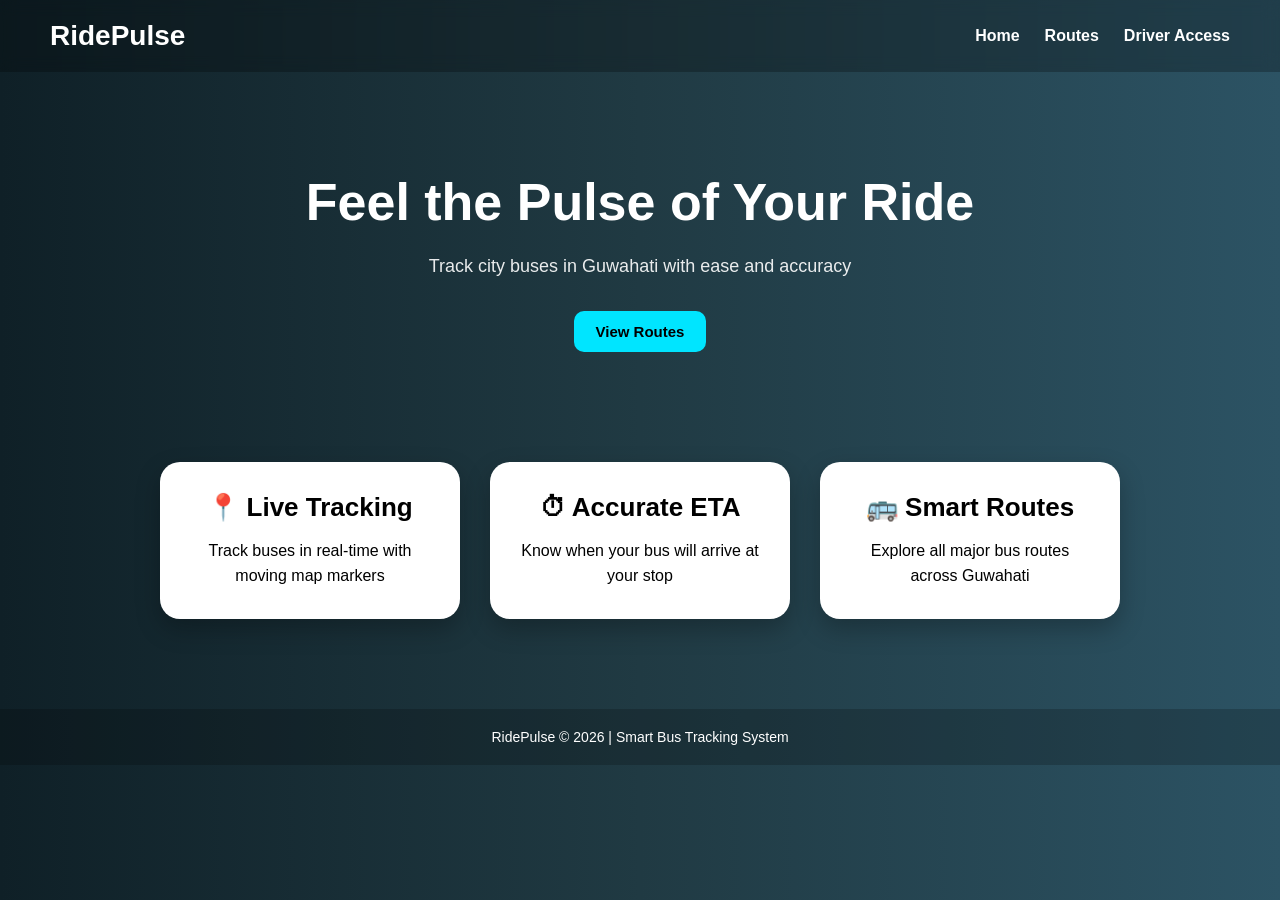
<file: index.html>
<!DOCTYPE html>
<html lang="en">
<head>
<meta charset="UTF-8">
<meta name="viewport" content="width=device-width, initial-scale=1.0">

<title>RidePulse</title>

<link rel="stylesheet" href="style.css">

</head>

<body>

<!-- NAVBAR -->
<nav>

    <h1>RidePulse</h1>

    <ul>

        <li>
            <a href="index.html">
                Home
            </a>
        </li>

        <li>
            <a href="routes.html">
                Routes
            </a>
        </li>

        <li>
            <a href="driver.html">
                Driver Access
            </a>
        </li>

    </ul>

</nav>

<!-- HERO SECTION -->
<section class="hero">
    <h2>Feel the Pulse of Your Ride</h2>
    <p>Track city buses in Guwahati with ease and accuracy</p>

    <div class="buttons">
        <button onclick="location.href='routes.html'">View Routes</button>
    </div>
</section>

<!-- FEATURES SECTION -->
<section class="features">

    <div class="card">
        <h3>📍 Live Tracking</h3>
        <p>Track buses in real-time with moving map markers</p>
    </div>

    <div class="card">
        <h3>⏱ Accurate ETA</h3>
        <p>Know when your bus will arrive at your stop</p>
    </div>

    <div class="card">
        <h3>🚌 Smart Routes</h3>
        <p>Explore all major bus routes across Guwahati</p>
    </div>

</section>

<!-- FOOTER -->
<footer>
    <p>RidePulse © 2026 | Smart Bus Tracking System</p>
</footer>

</body>
</html>
</file>
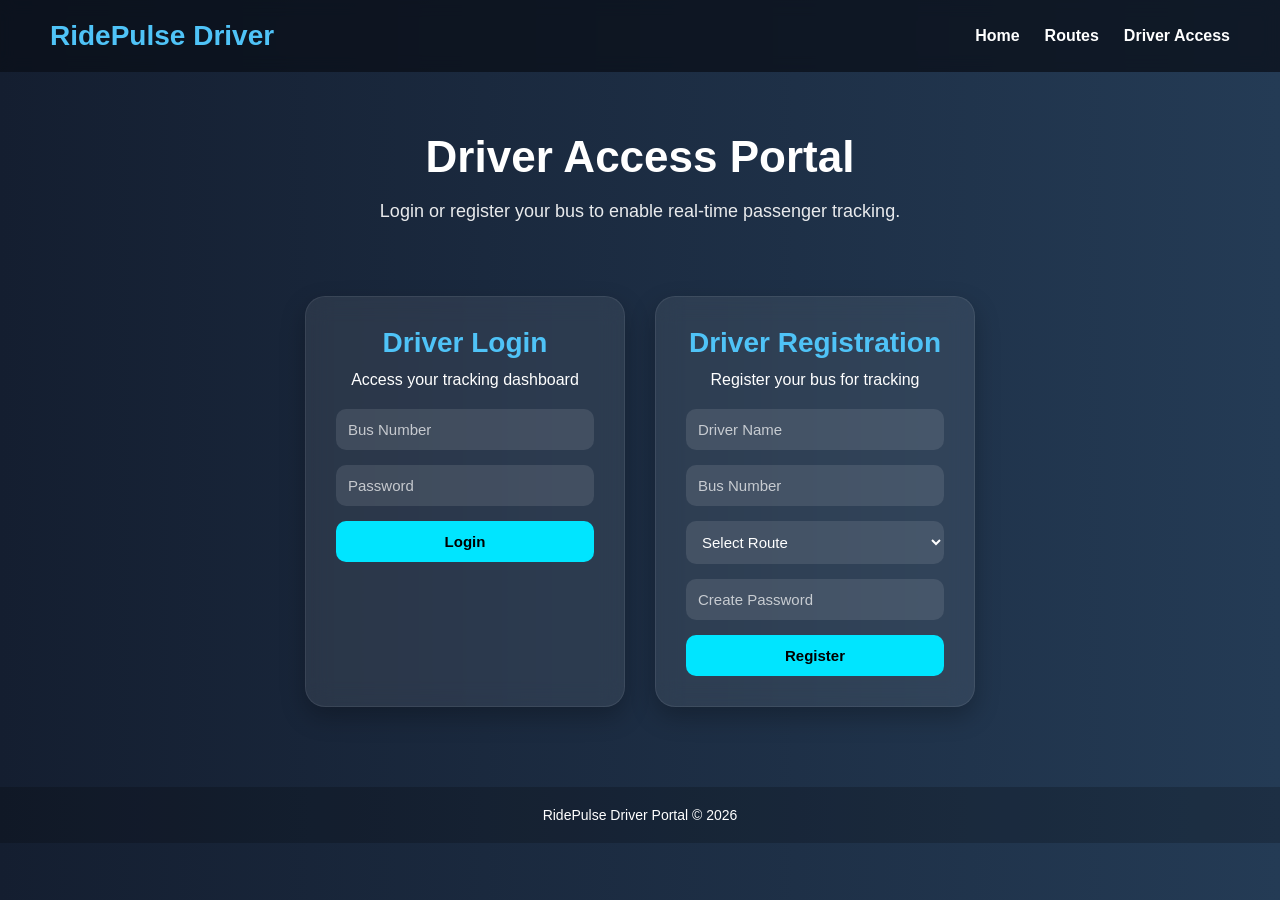
<file: driver.html>
<!DOCTYPE html>
<html lang="en">
<head>

<meta charset="UTF-8">
<meta name="viewport" content="width=device-width, initial-scale=1.0">

<title>RidePulse Driver Access</title>

<link rel="stylesheet" href="style.css">

</head>

<body class="driver-body">

<!-- NAVBAR -->

<nav class="driver-nav">

    <h1>RidePulse Driver</h1>

    <ul>
        <li><a href="index.html">Home</a></li>
        <li><a href="routes.html">Routes</a></li>
        <li><a href="driver.html">Driver Access</a></li>
    </ul>

</nav>

<!-- HERO -->

<section class="driver-hero">

    <h2>Driver Access Portal</h2>

    <p>
        Login or register your bus to enable
        real-time passenger tracking.
    </p>

</section>

<!-- DRIVER CONTAINER -->

<section class="driver-container">

    <!-- LOGIN -->

    <div class="driver-card premium-card">

        <h3>Driver Login</h3>

        <p class="card-subtitle">
            Access your tracking dashboard
        </p>

        <form id="loginForm">

            <input
            type="text"
            id="loginBus"
            placeholder="Bus Number"
            required>

            <input
            type="password"
            id="loginPassword"
            placeholder="Password"
            required>

            <button type="submit">
                Login
            </button>

        </form>

    </div>

    <!-- REGISTER -->

    <div class="driver-card premium-card">

        <h3>Driver Registration</h3>

        <p class="card-subtitle">
            Register your bus for tracking
        </p>

        <form id="registerForm">

            <input
            type="text"
            id="driverName"
            placeholder="Driver Name"
            required>

            <input
            type="text"
            id="busNumber"
            placeholder="Bus Number"
            required>

            <select id="routeSelect" required>

                <option value="">
                    Select Route
                </option>

                <option>
                    Paltan Bazar → Jalukbari
                </option>

                <option>
                    Six Mile → Adabari
                </option>

                <option>
                    Narengi → Maligaon
                </option>

                <option>
                    ISBT → Beltola
                </option>

            </select>

            <input
            type="password"
            id="registerPassword"
            placeholder="Create Password"
            required>

            <button type="submit">
                Register
            </button>

        </form>

    </div>

</section>

<!-- INFO SECTION -->


<!-- FOOTER -->

<footer class="driver-footer">

    <p>
        RidePulse Driver Portal © 2026
    </p>

</footer>

<script src="script.js"></script>

</body>
</html>
</file>
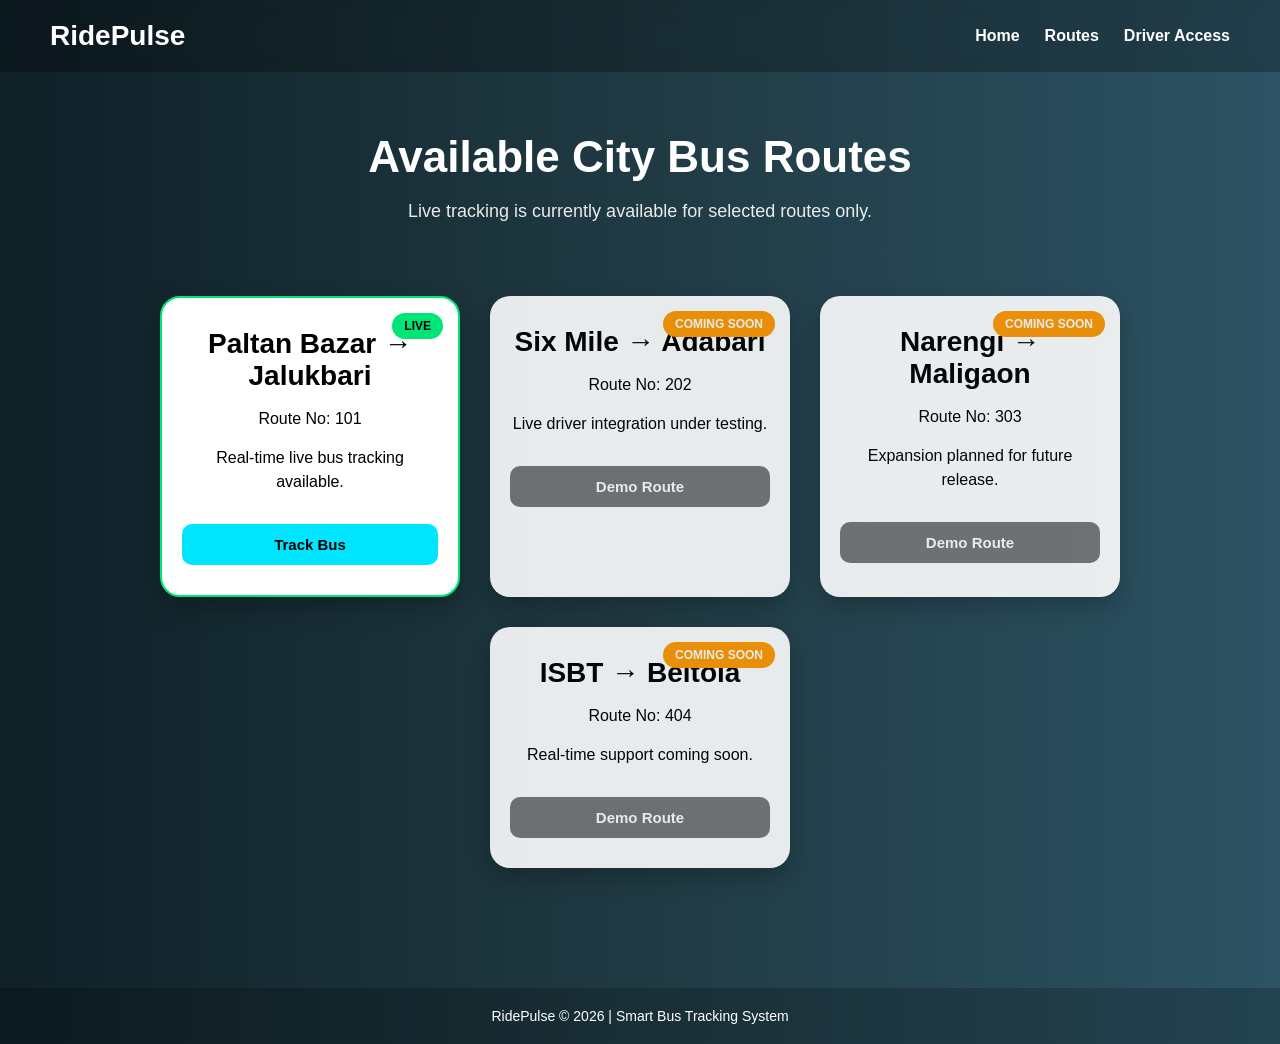
<file: routes.html>
<!DOCTYPE html>
<html lang="en">
<head>

<meta charset="UTF-8">
<meta name="viewport"
content="width=device-width, initial-scale=1.0">

<title>RidePulse Routes</title>

<link rel="stylesheet" href="style.css">

</head>

<body>

<!-- =========================
     NAVBAR
========================= -->

<nav>

    <h1>RidePulse</h1>

    <ul>

        <li>
            <a href="index.html">
                Home
            </a>
        </li>

        <li>
            <a href="routes.html">
                Routes
            </a>
        </li>

        <li>
            <a href="driver.html">
                Driver Access
            </a>
        </li>

    </ul>

</nav>

<!-- =========================
     PAGE TITLE
========================= -->

<section class="page-title">

    <h2>Available City Bus Routes</h2>

    <p>
        Live tracking is currently available
        for selected routes only.
    </p>

</section>

<!-- =========================
     ROUTES SECTION
========================= -->

<section class="routes-container">

    <!-- LIVE ROUTE -->

    <div class="route-card live-route">

        <span class="live-badge">
            LIVE
        </span>

        <h3>
            Paltan Bazar → Jalukbari
        </h3>

        <p>
            Route No: 101
        </p>

        <p>
            Real-time live bus tracking available.
        </p>

        <button onclick="trackBus('101')">

            Track Bus

        </button>

    </div>

    <!-- COMING SOON 1 -->

    <div class="route-card upcoming-route">

        <span class="soon-badge">
            COMING SOON
        </span>

        <h3>
            Six Mile → Adabari
        </h3>

        <p>
            Route No: 202
        </p>

        <p>
            Live driver integration under testing.
        </p>

        <button onclick="comingSoonAlert()">

            Demo Route

        </button>

    </div>

    <!-- COMING SOON 2 -->

    <div class="route-card upcoming-route">

        <span class="soon-badge">
            COMING SOON
        </span>

        <h3>
            Narengi → Maligaon
        </h3>

        <p>
            Route No: 303
        </p>

        <p>
            Expansion planned for future release.
        </p>

        <button onclick="comingSoonAlert()">

            Demo Route

        </button>

    </div>

    <!-- COMING SOON 3 -->

    <div class="route-card upcoming-route">

        <span class="soon-badge">
            COMING SOON
        </span>

        <h3>
            ISBT → Beltola
        </h3>

        <p>
            Route No: 404
        </p>

        <p>
            Real-time support coming soon.
        </p>

        <button onclick="comingSoonAlert()">

            Demo Route

        </button>

    </div>

</section>

<!-- =========================
     FOOTER
========================= -->

<footer>
    <p>RidePulse © 2026 | Smart Bus Tracking System</p>
</footer>

<script src="script.js"></script>

</body>
</html>
</file>
<file: style.css>
/* =========================
   RESET
========================= */

*{
margin:0;
padding:0;
box-sizing:border-box;
}

/* =========================
   BODY
========================= */

body{
font-family:Arial,sans-serif;
background:linear-gradient(to right,#0f2027,#203a43,#2c5364);
color:white;
min-height:100vh;
}

/* =========================
   NAVBAR
========================= */

nav{
display:flex;
justify-content:space-between;
align-items:center;
padding:20px 50px;
background:rgba(0,0,0,0.25);
backdrop-filter:blur(8px);
position:sticky;
top:0;
z-index:1000;
}

nav h1{
font-size:28px;
font-weight:bold;
}

nav ul{
display:flex;
align-items:center;
gap:25px;
list-style:none;
}

nav a{
color:white;
text-decoration:none;
font-weight:bold;
transition:0.3s;
}

nav a:hover{
color:#00e5ff;
}

/* =========================
   LOGOUT BUTTON
========================= */

.logout-btn{
background:#ff4d4d;
color:white;
border:none;
padding:10px 18px;
border-radius:8px;
font-size:14px;
font-weight:bold;
cursor:pointer;
transition:0.3s;
}

.logout-btn:hover{
background:#e60000;
transform:scale(1.05);
}

/* =========================
   HERO SECTION
========================= */

.hero{
text-align:center;
padding:100px 20px 60px;
}

.hero h2{
font-size:52px;
margin-bottom:20px;
}

.hero p{
font-size:18px;
opacity:0.9;
margin-bottom:30px;
line-height:1.6;
}

/* =========================
   BUTTONS
========================= */

button{
padding:12px 22px;
border:none;
border-radius:10px;
cursor:pointer;
background:#00e5ff;
color:black;
font-weight:bold;
transition:0.3s;
font-size:15px;
}

button:hover{
background:#00c2d6;
transform:scale(1.05);
}

/* =========================
   FEATURES
========================= */

.features{
display:flex;
justify-content:center;
gap:30px;
padding:50px 20px;
flex-wrap:wrap;
}

.card{
background:white;
color:black;
padding:30px;
width:300px;
border-radius:20px;
text-align:center;
box-shadow:0 10px 25px rgba(0,0,0,0.25);
transition:0.3s;
}

.card:hover{
transform:translateY(-8px);
}

.card h3{
margin-bottom:15px;
font-size:26px;
}

.card p{
line-height:1.6;
}

/* =========================
   PAGE TITLES
========================= */

.page-title,
.track-title,
.driver-hero{
text-align:center;
padding:60px 20px 30px;
}

.page-title h2,
.track-title h2,
.driver-hero h2{
font-size:44px;
margin-bottom:15px;
}

.page-title p,
.track-title p,
.driver-hero p{
font-size:18px;
opacity:0.9;
line-height:1.6;
}

/* =========================
   ROUTES PAGE
========================= */

.routes-container{
display:flex;
justify-content:center;
align-items:stretch;
gap:30px;
flex-wrap:wrap;
padding:40px 20px 80px;
}

.route-card{
background:white;
color:black;
width:300px;
padding:30px 20px;
border-radius:20px;
text-align:center;
position:relative;
box-shadow:0 10px 25px rgba(0,0,0,0.25);
transition:0.3s;
}

.route-card:hover{
transform:translateY(-8px);
}

.route-card h3{
margin-bottom:15px;
font-size:28px;
}

.route-card p{
margin-bottom:15px;
line-height:1.5;
}

.route-card button{
margin-top:15px;
width:100%;
}

/* LIVE ROUTE */

.live-route{
border:2px solid #00e676;
}

/* BADGES */

.live-badge,
.soon-badge{
position:absolute;
top:15px;
right:15px;
padding:6px 12px;
border-radius:20px;
font-size:12px;
font-weight:bold;
}

.live-badge{
background:#00e676;
color:black;
}

.soon-badge{
background:#ff9800;
color:white;
}

/* UPCOMING */

.upcoming-route{
opacity:0.9;
}

.upcoming-route button{
background:#777;
color:white;
}

.upcoming-route button:hover{
background:#666;
}

/* =========================
   DRIVER PAGE
========================= */

.driver-body{
background:linear-gradient(to right,#141e30,#243b55);
}

.driver-nav{
background:rgba(10,15,25,0.75);
}

.driver-nav h1{
color:#4fc3f7;
}

.driver-container{
display:flex;
justify-content:center;
gap:30px;
flex-wrap:wrap;
padding:40px 20px;
}

.driver-card{
background:rgba(255,255,255,0.08);
backdrop-filter:blur(12px);
color:white;
padding:30px;
width:320px;
border-radius:20px;
text-align:center;
border:1px solid rgba(255,255,255,0.08);
box-shadow:0 10px 25px rgba(0,0,0,0.25);
transition:0.3s;
}

.driver-card:hover{
transform:translateY(-8px);
}

.driver-card h3{
color:#4fc3f7;
margin-bottom:12px;
font-size:28px;
}

.driver-card form{
display:flex;
flex-direction:column;
gap:15px;
margin-top:20px;
}

.driver-card input,
.driver-card select{
padding:12px;
border-radius:10px;
border:none;
outline:none;
font-size:15px;
background:rgba(255,255,255,0.1);
color:white;
}

.driver-card input::placeholder{
color:rgba(255,255,255,0.7);
}

/* =========================
   DRIVER PANEL
========================= */

.dashboard{
display:flex;
justify-content:center;
align-items:flex-start;
gap:30px;
flex-wrap:wrap;
padding:40px 20px;
}

.driver-panel-card{
background:rgba(255,255,255,0.08);
backdrop-filter:blur(12px);
color:white;
border:1px solid rgba(255,255,255,0.08);
width:320px;
padding:30px;
border-radius:20px;
text-align:center;
box-shadow:0 10px 25px rgba(0,0,0,0.25);
}

.driver-panel-card h3{
color:#4fc3f7;
margin-bottom:18px;
font-size:28px;
}

.driver-panel-card p{
font-size:18px;
margin-bottom:10px;
line-height:1.5;
}

#trackingStatus{
font-weight:bold;
font-size:20px;
color:#ff5252;
}

.live-status{
color:#00e676 !important;
}

#startTracking{
margin-top:20px;
width:100%;
padding:14px;
font-size:16px;
border-radius:12px;
}

/* DRIVER MAP */

.driver-map-section{
padding:30px;
}

.live-location-title{
text-align:center;
font-size:38px;
margin-bottom:20px;
}

.driver-body #map{
height:500px;
width:100%;
border-radius:20px;
overflow:hidden;
box-shadow:0 10px 30px rgba(0,0,0,0.35);
}

/* =========================
   TRACK PAGE
========================= */

.track-page{
background:linear-gradient(to right,#0f2027,#203a43,#2c5364);
}

/* STATUS CARDS */

.live-status-container{
display:flex;
justify-content:center;
align-items:center;
gap:30px;
flex-wrap:wrap;
padding:20px;
}

.status-card{
background:white;
color:black;
width:260px;
padding:25px;
border-radius:20px;
text-align:center;
box-shadow:0 10px 25px rgba(0,0,0,0.25);
transition:0.3s;
}

.status-card:hover{
transform:translateY(-5px);
}

.status-card h3{
font-size:24px;
margin-bottom:10px;
}

.status-card p{
font-size:18px;
font-weight:bold;
}

/* MAP SECTION */

.map-section{
padding:30px;
}

.track-page #map{
height:500px;
width:100%;
border-radius:20px;
overflow:hidden;
box-shadow:0 10px 30px rgba(0,0,0,0.35);
}

/* COORDINATES */

.coordinates-section{
display:flex;
justify-content:center;
align-items:center;
gap:30px;
flex-wrap:wrap;
padding:40px 20px 80px;
}

.coordinate-card{
background:white;
color:black;
width:250px;
padding:25px;
border-radius:20px;
text-align:center;
box-shadow:0 10px 25px rgba(0,0,0,0.25);
}

.coordinate-card h3{
font-size:24px;
margin-bottom:10px;
}

.coordinate-card p{
font-size:18px;
font-weight:bold;
}

/* =========================
   FOOTER
========================= */

footer{
text-align:center;
padding:20px;
background:rgba(0,0,0,0.2);
margin-top:40px;
font-size:14px;
}

/* =========================
   RESPONSIVE
========================= */

@media(max-width:992px){

.hero h2{
font-size:42px;
}

.page-title h2,
.track-title h2,
.driver-hero h2{
font-size:38px;
}

}

@media(max-width:768px){

nav{
flex-direction:column;
gap:15px;
padding:20px;
}

nav ul{
flex-wrap:wrap;
justify-content:center;
}

.hero h2{
font-size:34px;
}

.page-title h2,
.track-title h2,
.driver-hero h2{
font-size:32px;
}

.hero p,
.page-title p,
.track-title p,
.driver-hero p{
font-size:16px;
}

.features,
.routes-container,
.driver-container,
.dashboard,
.live-status-container,
.coordinates-section{
flex-direction:column;
align-items:center;
}

.card,
.route-card,
.driver-card,
.driver-panel-card,
.status-card,
.coordinate-card{
width:90%;
}

.track-page #map,
.driver-body #map{
height:400px;
}

.live-location-title{
font-size:30px;
}

}

@media(max-width:480px){

.hero{
padding-top:70px;
}

.hero h2{
font-size:28px;
}

.page-title h2,
.track-title h2,
.driver-hero h2{
font-size:28px;
}

.track-page #map,
.driver-body #map{
height:320px;
}

button{
width:100%;
}

}

/* =========================
   DRIVER BUTTONS
========================= */

.driver-buttons{

display:flex;

justify-content:center;

gap:15px;

margin-top:20px;

flex-wrap:wrap;

}

/* LOGOUT BUTTON */

.logout-btn{

background:#ff4d4d;

color:white;

border:none;

padding:14px 20px;

border-radius:12px;

font-size:16px;

font-weight:bold;

cursor:pointer;

transition:0.3s;

}

.logout-btn:hover{

background:#e60000;

transform:scale(1.05);

}
</file>
